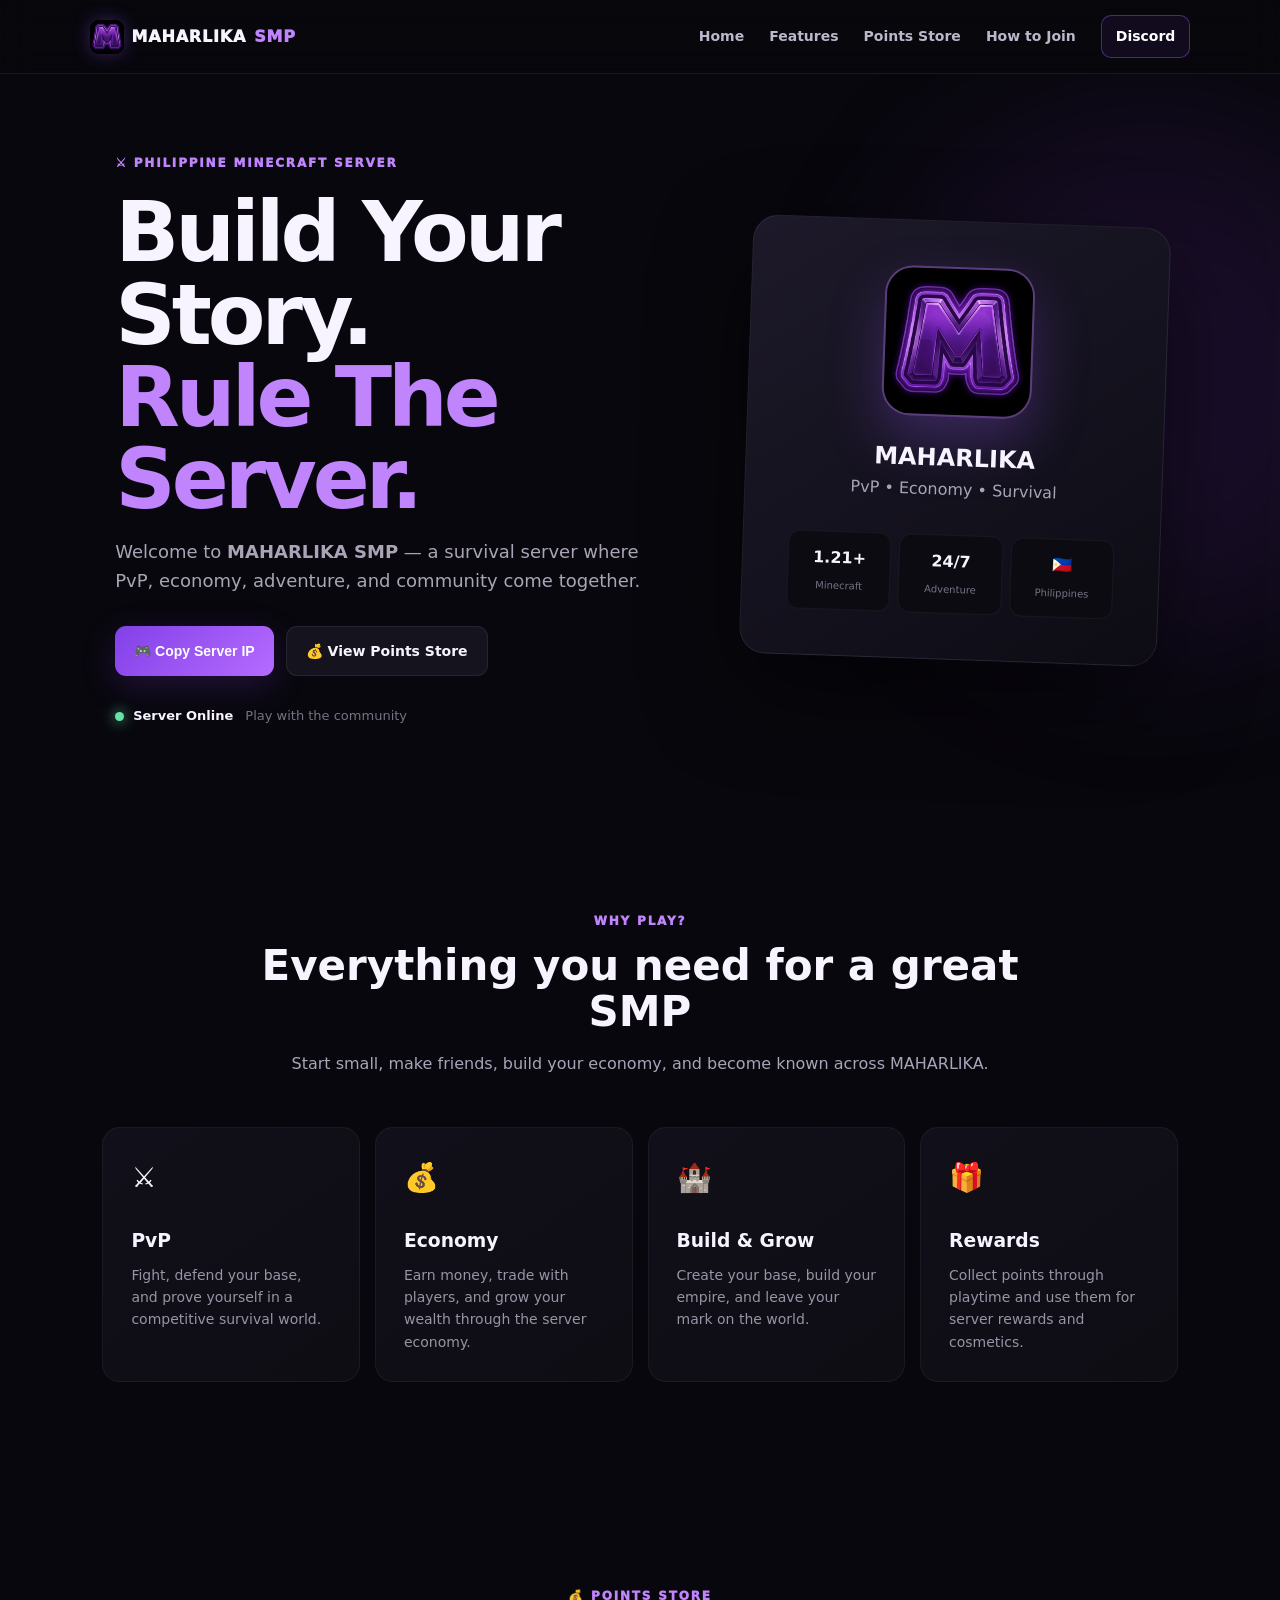
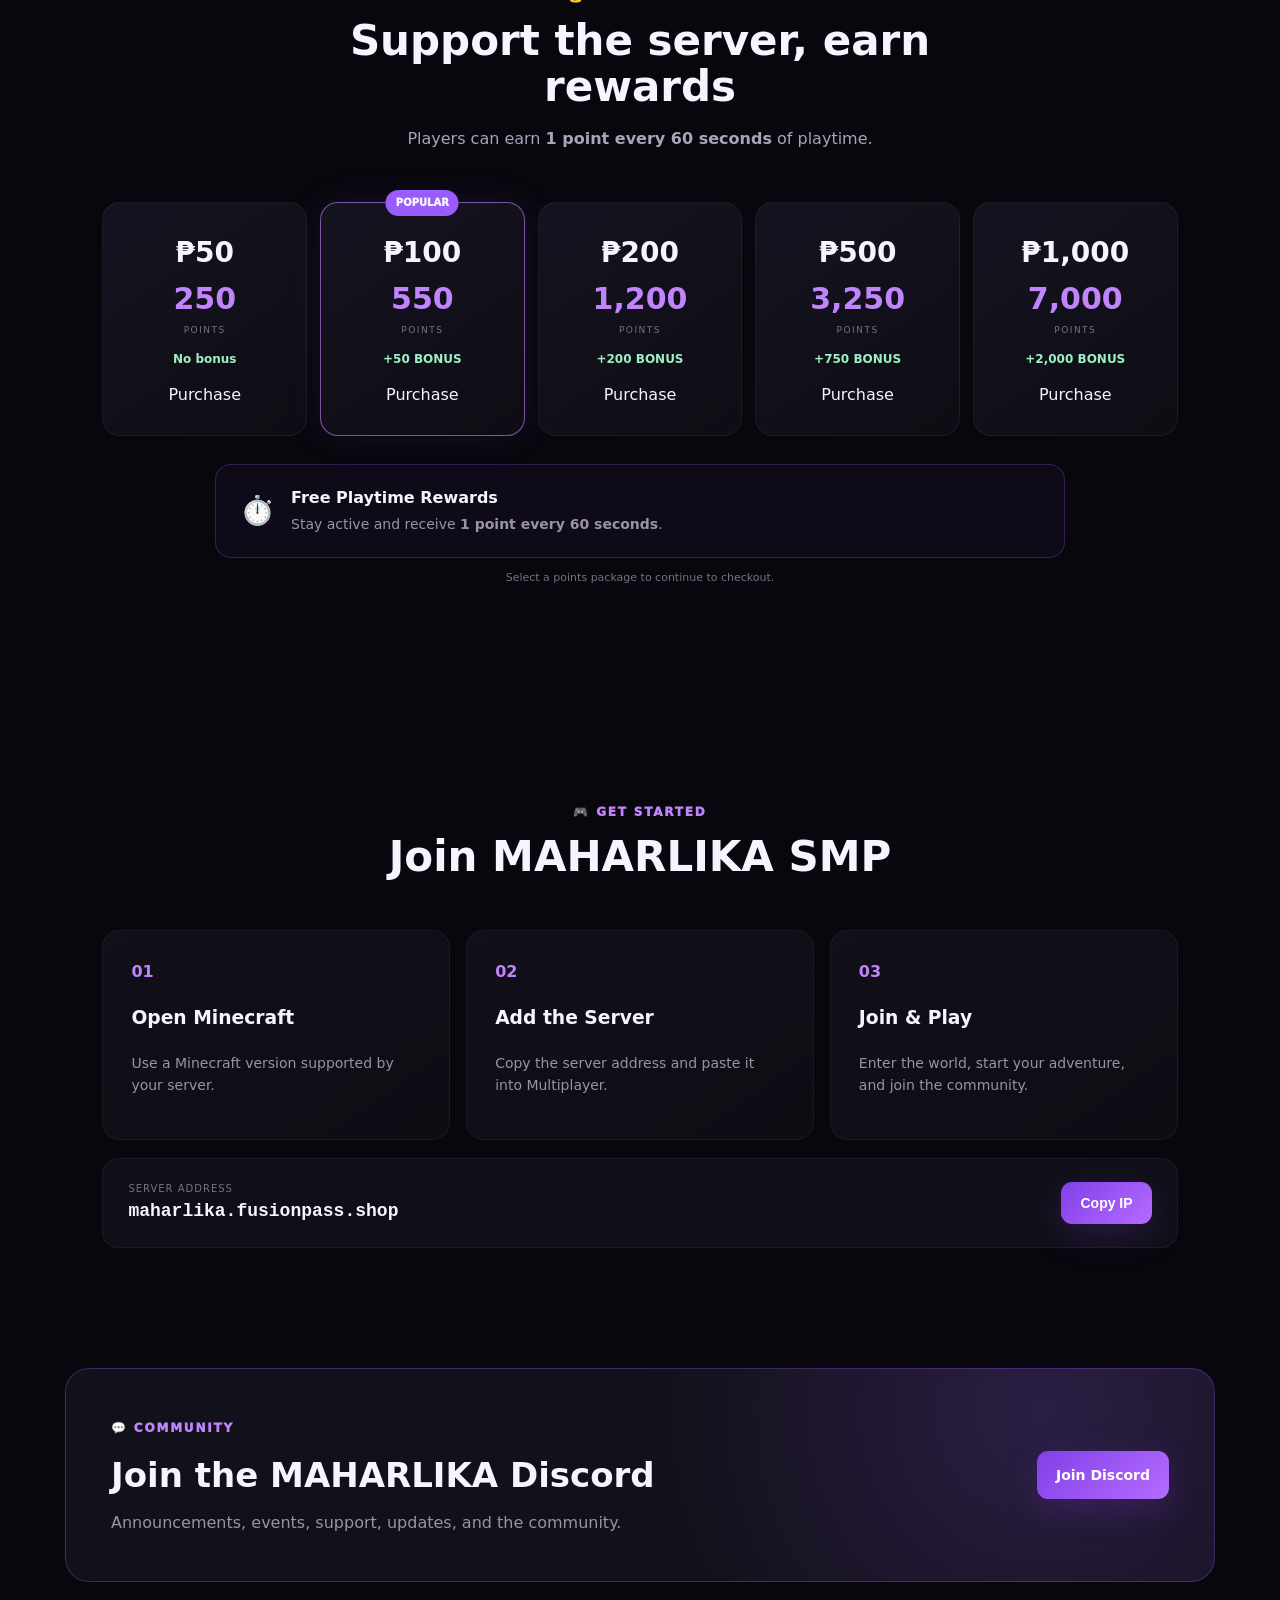
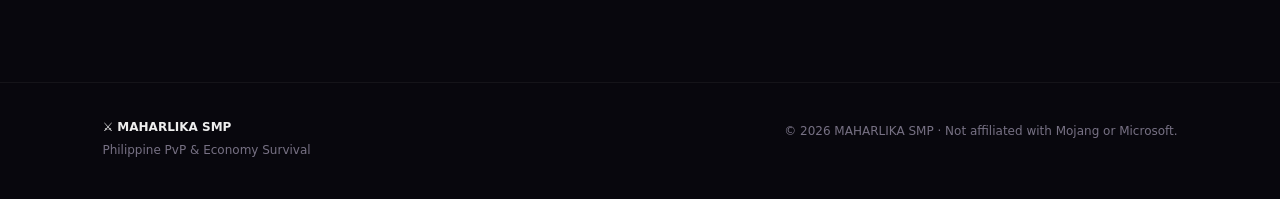
<file: index.html>
<!DOCTYPE html>
<html lang="en">
<head>
  <meta charset="UTF-8">
  <meta name="viewport" content="width=device-width, initial-scale=1.0">
  <meta name="description" content="MAHARLIKA SMP - Philippine PvP and Economy Minecraft Server">
  <title>MAHARLIKA SMP | PvP & Economy</title>
  <link rel="icon" type="image/jpeg" href="maharlika-logo.jpg">
  <meta property="og:title" content="MAHARLIKA SMP | PvP & Economy">
  <meta property="og:description" content="Philippine PvP & Economy Survival Minecraft Server">
  <meta property="og:image" content="maharlika-logo.jpg">
  <link rel="stylesheet" href="style.css">
</head>
<body>
<header class="nav">
  <a class="brand" href="#home"><img class="brand-logo" src="maharlika-logo.jpg" alt="MAHARLIKA SMP logo"> MAHARLIKA <em>SMP</em></a>
  <button class="menu" aria-label="Menu">☰</button>
  <nav>
    <a href="#home">Home</a><a href="#features">Features</a><a href="#store">Points Store</a>
    <a href="#join">How to Join</a><a class="nav-discord" href="#discord">Discord</a>
  </nav>
</header>

<main>
<section id="home" class="hero">
  <div class="glow"></div>
  <div class="hero-copy">
    <div class="eyebrow">⚔️ PHILIPPINE MINECRAFT SERVER</div>
    <h1>Build Your Story.<br><span>Rule The Server.</span></h1>
    <p>Welcome to <strong>MAHARLIKA SMP</strong> — a survival server where PvP, economy, adventure, and community come together.</p>
    <div class="actions">
      <button class="btn primary" id="copyIp">🎮 Copy Server IP</button>
      <a class="btn secondary" href="#store">💰 View Points Store</a>
    </div>
    <div class="status"><i></i><b>Server Online</b><span>Play with the community</span></div>
  </div>
  <div class="hero-card">
    <img class="mc-logo" src="maharlika-logo.jpg" alt="MAHARLIKA SMP logo">
    <h2>MAHARLIKA</h2><p>PvP • Economy • Survival</p>
    <div class="mini-stats"><div><b>1.21+</b><small>Minecraft</small></div><div><b>24/7</b><small>Adventure</small></div><div><b>🇵🇭</b><small>Philippines</small></div></div>
  </div>
</section>

<section id="features" class="section">
  <div class="section-title"><span>WHY PLAY?</span><h2>Everything you need for a great SMP</h2><p>Start small, make friends, build your economy, and become known across MAHARLIKA.</p></div>
  <div class="features">
    <article><div>⚔️</div><h3>PvP</h3><p>Fight, defend your base, and prove yourself in a competitive survival world.</p></article>
    <article><div>💰</div><h3>Economy</h3><p>Earn money, trade with players, and grow your wealth through the server economy.</p></article>
    <article><div>🏰</div><h3>Build & Grow</h3><p>Create your base, build your empire, and leave your mark on the world.</p></article>
    <article><div>🎁</div><h3>Rewards</h3><p>Collect points through playtime and use them for server rewards and cosmetics.</p></article>
  </div>
</section>

<section id="store" class="section store">
  <div class="section-title"><span>💰 POINTS STORE</span><h2>Support the server, earn rewards</h2><p>Players can earn <strong>1 point every 60 seconds</strong> of playtime.</p></div>
<div class="prices">

  <article>
    <b class="price">₱50</b>
    <strong>250</strong>
    <small>POINTS</small>
    <p>No bonus</p>
    <a href="payment.html?product=250&price=50" class="purchase-button">
      Purchase
    </a>
  </article>

  <article class="popular">
    <label>POPULAR</label>
    <b class="price">₱100</b>
    <strong>550</strong>
    <small>POINTS</small>
    <p>+50 BONUS</p>
    <a href="payment.html?product=550&price=100" class="purchase-button">
      Purchase
    </a>
  </article>

  <article>
    <b class="price">₱200</b>
    <strong>1,200</strong>
    <small>POINTS</small>
    <p>+200 BONUS</p>
    <a href="payment.html?product=1200&price=200" class="purchase-button">
      Purchase
    </a>
  </article>

  <article>
    <b class="price">₱500</b>
    <strong>3,250</strong>
    <small>POINTS</small>
    <p>+750 BONUS</p>
    <a href="payment.html?product=3250&price=500" class="purchase-button">
      Purchase
    </a>
  </article>

  <article>
    <b class="price">₱1,000</b>
    <strong>7,000</strong>
    <small>POINTS</small>
    <p>+2,000 BONUS</p>
    <a href="payment.html?product=7000&price=1000" class="purchase-button">
      Purchase
    </a>
  </article>

</div>
  <div class="earn"><span>⏱️</span><div><b>Free Playtime Rewards</b><p>Stay active and receive <strong>1 point every 60 seconds</strong>.</p></div></div>
  <p class="note">Select a points package to continue to checkout.</p>
</section>

<section id="join" class="section">
  <div class="section-title"><span>🎮 GET STARTED</span><h2>Join MAHARLIKA SMP</h2></div>
  <div class="steps">
    <article><b>01</b><h3>Open Minecraft</h3><p>Use a Minecraft version supported by your server.</p></article>
    <article><b>02</b><h3>Add the Server</h3><p>Copy the server address and paste it into Multiplayer.</p></article>
    <article><b>03</b><h3>Join & Play</h3><p>Enter the world, start your adventure, and join the community.</p></article>
  </div>
  <div class="server-box"><div><small>SERVER ADDRESS</small><strong id="serverIp">maharlika.fusionpass.shop</strong></div><button class="btn primary" id="copyIp2">Copy IP</button></div>
</section>

<section id="discord" class="discord">
  <div><span>💬 COMMUNITY</span><h2>Join the MAHARLIKA Discord</h2><p>Announcements, events, support, updates, and the community.</p></div>
  <a class="btn primary" href="https://discord.gg/FQvyBQf5HY" target="_blank">Join Discord</a>
</section>
</main>

<footer><div><b>⚔️ MAHARLIKA SMP</b><p>Philippine PvP & Economy Survival</p></div><p>© 2026 MAHARLIKA SMP · Not affiliated with Mojang or Microsoft.</p></footer>
<div id="toast">Server IP copied!</div>
<script src="script.js"></script>
</body>
</html>
</file>
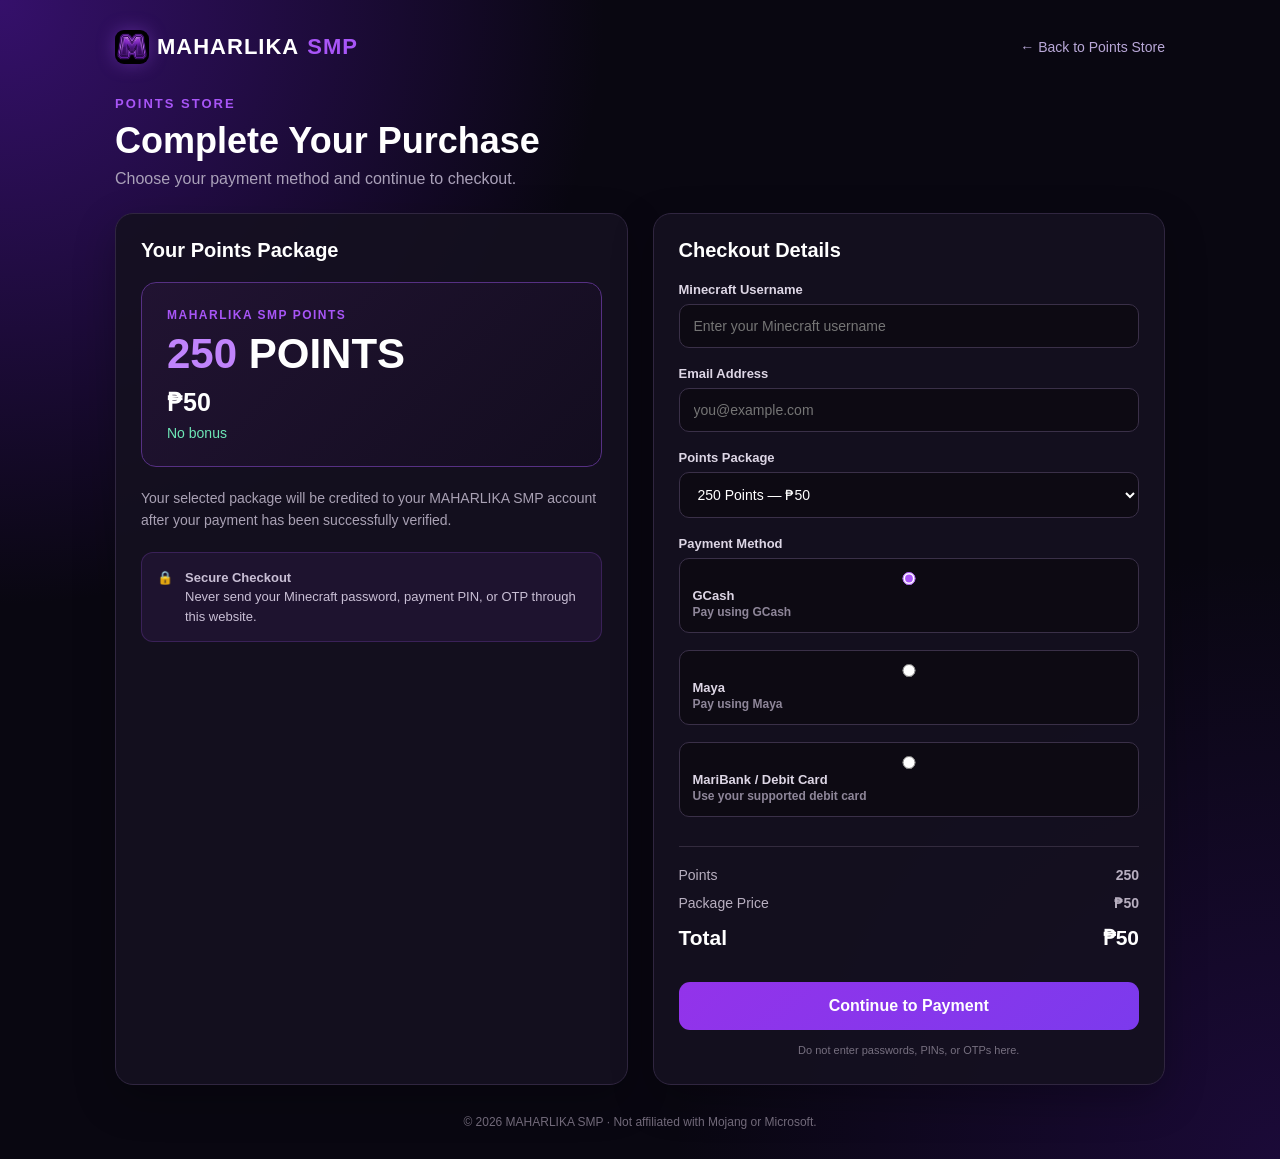
<file: payment.html>
<!DOCTYPE html>
<html lang="en">
<head>
  <meta charset="UTF-8">
  <meta name="viewport" content="width=device-width, initial-scale=1.0">

  <meta name="description" content="MAHARLIKA SMP Points Checkout">

  <title>Checkout | MAHARLIKA SMP</title>
  <link rel="icon" type="image/jpeg" href="maharlika-logo.jpg">

  <style>
    * {
      box-sizing: border-box;
      margin: 0;
      padding: 0;
    }

    body {
      font-family: Arial, Helvetica, sans-serif;
      background:
        radial-gradient(circle at top left, #35106b 0%, transparent 35%),
        radial-gradient(circle at bottom right, #1b0a38 0%, transparent 35%),
        #090711;
      color: #fff;
      min-height: 100vh;
      padding: 30px 15px;
    }

    a {
      color: inherit;
      text-decoration: none;
    }

    .container {
      width: 100%;
      max-width: 1050px;
      margin: auto;
    }

    .topbar {
      display: flex;
      justify-content: space-between;
      align-items: center;
      margin-bottom: 30px;
    }

    .brand {
      display: flex;
      align-items: center;
      gap: 8px;
      font-size: 22px;
      font-weight: 800;
      letter-spacing: 1px;
    }

    .brand span {
      color: #a855f7;
    }

    .brand-logo {
      width: 34px;
      height: 34px;
      border-radius: 9px;
      object-fit: cover;
      box-shadow: 0 0 18px rgba(168,85,247,.35);
    }

    .back {
      color: #b9a8d8;
      font-size: 14px;
    }

    .back:hover {
      color: #fff;
    }

    .checkout-title {
      margin-bottom: 25px;
    }

    .checkout-title span {
      color: #a855f7;
      font-size: 13px;
      font-weight: bold;
      letter-spacing: 2px;
    }

    .checkout-title h1 {
      font-size: 36px;
      margin-top: 8px;
    }

    .checkout-title p {
      color: #aaa1b9;
      margin-top: 8px;
    }

    .checkout-grid {
      display: grid;
      grid-template-columns: 1fr 1fr;
      gap: 25px;
    }

    .card {
      background: rgba(20, 16, 32, 0.9);
      border: 1px solid #302640;
      border-radius: 18px;
      padding: 25px;
      box-shadow: 0 15px 40px rgba(0, 0, 0, 0.25);
    }

    .card h2 {
      font-size: 20px;
      margin-bottom: 20px;
    }

    /* PRODUCT */

    .product-box {
      background: linear-gradient(135deg, #211332, #130d1f);
      border: 1px solid #563083;
      border-radius: 15px;
      padding: 25px;
      margin-bottom: 20px;
    }

    .product-label {
      color: #a855f7;
      font-size: 12px;
      font-weight: bold;
      letter-spacing: 1.5px;
    }

    .points {
      font-size: 42px;
      font-weight: 900;
      margin-top: 8px;
    }

    .points span {
      color: #c084fc;
    }

    .price {
      font-size: 25px;
      font-weight: bold;
      margin-top: 10px;
    }

    .bonus {
      color: #6ee7b7;
      font-size: 14px;
      margin-top: 8px;
    }

    .info {
      color: #a9a1b4;
      font-size: 14px;
      line-height: 1.6;
    }

    .security {
      display: flex;
      gap: 12px;
      margin-top: 20px;
      padding: 15px;
      border-radius: 12px;
      background: rgba(168, 85, 247, 0.08);
      border: 1px solid rgba(168, 85, 247, 0.2);
      color: #c9bfd5;
      font-size: 13px;
      line-height: 1.5;
    }

    /* FORM */

    .field {
      margin-bottom: 18px;
    }

    .field label {
      display: block;
      margin-bottom: 7px;
      font-size: 13px;
      font-weight: bold;
      color: #ddd6e5;
    }

    .field input,
    .field select {
      width: 100%;
      padding: 13px 14px;
      background: #0d0a13;
      color: #fff;
      border: 1px solid #3a3048;
      border-radius: 10px;
      outline: none;
      font-size: 14px;
    }

    .field input:focus,
    .field select:focus {
      border-color: #a855f7;
    }

    .payment-methods {
      display: grid;
      gap: 10px;
    }

    .payment-option {
      display: flex;
      align-items: center;
      gap: 12px;
      padding: 13px;
      border: 1px solid #3a3048;
      border-radius: 10px;
      cursor: pointer;
      background: #0d0a13;
      transition: 0.2s;
    }

    .payment-option:hover {
      border-color: #8b5cf6;
    }

    .payment-option input {
      accent-color: #a855f7;
    }

    .payment-name {
      font-weight: bold;
    }

    .payment-desc {
      display: block;
      color: #8e8699;
      font-size: 12px;
      margin-top: 2px;
    }

    /* SUMMARY */

    .summary {
      border-top: 1px solid #332b3e;
      margin-top: 22px;
      padding-top: 20px;
    }

    .summary-row {
      display: flex;
      justify-content: space-between;
      margin-bottom: 12px;
      color: #b8afc0;
      font-size: 14px;
    }

    .summary-row.total {
      color: #fff;
      font-size: 21px;
      font-weight: bold;
      margin-top: 15px;
    }

    .continue {
      width: 100%;
      margin-top: 20px;
      border: 0;
      border-radius: 11px;
      padding: 15px;
      background: linear-gradient(135deg, #9333ea, #7c3aed);
      color: white;
      font-size: 16px;
      font-weight: bold;
      cursor: pointer;
      transition: 0.2s;
    }

    .continue:hover {
      transform: translateY(-1px);
      filter: brightness(1.1);
    }

    .notice {
      margin-top: 12px;
      text-align: center;
      color: #777080;
      font-size: 11px;
      line-height: 1.5;
    }

    .error {
      display: none;
      padding: 15px;
      margin-bottom: 20px;
      border-radius: 10px;
      background: rgba(239, 68, 68, 0.1);
      border: 1px solid rgba(239, 68, 68, 0.3);
      color: #fca5a5;
      font-size: 14px;
    }

    footer {
      text-align: center;
      color: #716979;
      font-size: 12px;
      margin-top: 30px;
    }

    @media (max-width: 750px) {
      .checkout-grid {
        grid-template-columns: 1fr;
      }

      .checkout-title h1 {
        font-size: 29px;
      }

      .points {
        font-size: 35px;
      }

      .topbar {
        align-items: flex-start;
      }
    }
  </style>
</head>

<body>

<div class="container">

  <!-- TOP BAR -->

  <div class="topbar">

    <a href="index.html" class="brand">
      <img class="brand-logo" src="maharlika-logo.jpg" alt="MAHARLIKA SMP logo"> MAHARLIKA <span>SMP</span>
    </a>

    <a href="index.html#store" class="back">
      ← Back to Points Store
    </a>

  </div>


  <!-- TITLE -->

  <div class="checkout-title">

    <span>POINTS STORE</span>

    <h1>
      Complete Your Purchase
    </h1>

    <p>
      Choose your payment method and continue to checkout.
    </p>

  </div>


  <!-- ERROR -->

  <div id="errorBox" class="error">
    Invalid points package. Please return to the Points Store
    and select a package again.
  </div>


  <!-- CHECKOUT -->

  <div class="checkout-grid">


    <!-- LEFT CARD -->

    <div class="card">

      <h2>
        Your Points Package
      </h2>


      <div class="product-box">

        <div class="product-label">
          MAHARLIKA SMP POINTS
        </div>


        <div class="points">

          <span id="pointsAmount">
            250
          </span>

          POINTS

        </div>


        <div class="price">

          ₱<span id="priceAmount">
            50
          </span>

        </div>


        <div id="bonusText" class="bonus">
          No bonus
        </div>

      </div>


      <p class="info">

        Your selected package will be credited to your
        MAHARLIKA SMP account after your payment has been
        successfully verified.

      </p>


      <div class="security">

        🔒

        <div>

          <strong>
            Secure Checkout
          </strong>

          <br>

          Never send your Minecraft password, payment PIN,
          or OTP through this website.

        </div>

      </div>

    </div>


    <!-- RIGHT CARD -->

    <div class="card">

      <h2>
        Checkout Details
      </h2>


      <!-- USERNAME -->

      <div class="field">

        <label for="username">
          Minecraft Username
        </label>

        <input
          type="text"
          id="username"
          placeholder="Enter your Minecraft username"
          maxlength="16"
        >

      </div>


      <!-- EMAIL -->

      <div class="field">

        <label for="email">
          Email Address
        </label>

        <input
          type="email"
          id="email"
          placeholder="you@example.com"
        >

      </div>


      <!-- PACKAGE -->

      <div class="field">

        <label for="package">
          Points Package
        </label>

        <select id="package">

          <option value="250">
            250 Points — ₱50
          </option>

          <option value="550">
            550 Points — ₱100
          </option>

          <option value="1200">
            1,200 Points — ₱200
          </option>

          <option value="3250">
            3,250 Points — ₱500
          </option>

          <option value="7000">
            7,000 Points — ₱1,000
          </option>

        </select>

      </div>


      <!-- PAYMENT METHODS -->

      <div class="field">

        <label>
          Payment Method
        </label>


        <div class="payment-methods">


          <!-- GCASH -->

          <label class="payment-option">

            <input
              type="radio"
              name="payment"
              value="GCash"
              checked
            >

            <div>

              <span class="payment-name">
                GCash
              </span>

              <span class="payment-desc">
                Pay using GCash
              </span>

            </div>

          </label>


          <!-- MAYA -->

          <label class="payment-option">

            <input
              type="radio"
              name="payment"
              value="Maya"
            >

            <div>

              <span class="payment-name">
                Maya
              </span>

              <span class="payment-desc">
                Pay using Maya
              </span>

            </div>

          </label>


          <!-- MARIBANK -->

          <label class="payment-option">

            <input
              type="radio"
              name="payment"
              value="MariBank Card"
            >

            <div>

              <span class="payment-name">
                MariBank / Debit Card
              </span>

              <span class="payment-desc">
                Use your supported debit card
              </span>

            </div>

          </label>

        </div>

      </div>


      <!-- SUMMARY -->

      <div class="summary">


        <div class="summary-row">

          <span>
            Points
          </span>

          <strong id="summaryPoints">
            250
          </strong>

        </div>


        <div class="summary-row">

          <span>
            Package Price
          </span>

          <strong>

            ₱<span id="summaryPrice">
              50
            </span>

          </strong>

        </div>


        <div class="summary-row total">

          <span>
            Total
          </span>

          <strong>

            ₱<span id="totalPrice">
              50
            </span>

          </strong>

        </div>


      </div>


      <!-- CONTINUE BUTTON -->

      <button
        type="button"
        class="continue"
        id="continueButton"
      >
        Continue to Payment
      </button>


      <p class="notice">

        Do not enter passwords, PINs, or OTPs here.

      </p>

    </div>

  </div>


  <footer>

    © 2026 MAHARLIKA SMP ·
    Not affiliated with Mojang or Microsoft.

  </footer>

</div>


<script>

  /*
  ============================================
  POINTS PACKAGES
  ============================================
  */

  const packages = {

    "250": {
      points: 250,
      price: 50,
      bonus: "No bonus"
    },

    "550": {
      points: 550,
      price: 100,
      bonus: "+50 BONUS"
    },

    "1200": {
      points: 1200,
      price: 200,
      bonus: "+200 BONUS"
    },

    "3250": {
      points: 3250,
      price: 500,
      bonus: "+750 BONUS"
    },

    "7000": {
      points: 7000,
      price: 1000,
      bonus: "+2,000 BONUS"
    }

  };


  /*
  ============================================
  GET URL PARAMETERS
  ============================================
  */

  const params =
    new URLSearchParams(
      window.location.search
    );


  const urlProduct =
    params.get("product");


  const urlPrice =
    params.get("price");


  /*
  ============================================
  GET ELEMENTS
  ============================================
  */

  const pointsAmount =
    document.getElementById(
      "pointsAmount"
    );


  const priceAmount =
    document.getElementById(
      "priceAmount"
    );


  const bonusText =
    document.getElementById(
      "bonusText"
    );


  const summaryPoints =
    document.getElementById(
      "summaryPoints"
    );


  const summaryPrice =
    document.getElementById(
      "summaryPrice"
    );


  const totalPrice =
    document.getElementById(
      "totalPrice"
    );


  const packageSelect =
    document.getElementById(
      "package"
    );


  const errorBox =
    document.getElementById(
      "errorBox"
    );


  /*
  ============================================
  UPDATE PACKAGE
  ============================================
  */

  function updateCheckout(points) {

    const selectedPackage =
      packages[points];


    if (!selectedPackage) {

      errorBox.style.display =
        "block";

      return;

    }


    errorBox.style.display =
      "none";


    pointsAmount.textContent =
      selectedPackage.points
        .toLocaleString();


    priceAmount.textContent =
      selectedPackage.price
        .toLocaleString();


    bonusText.textContent =
      selectedPackage.bonus;


    summaryPoints.textContent =
      selectedPackage.points
        .toLocaleString();


    summaryPrice.textContent =
      selectedPackage.price
        .toLocaleString();


    totalPrice.textContent =
      selectedPackage.price
        .toLocaleString();


    packageSelect.value =
      String(
        selectedPackage.points
      );

  }


  /*
  ============================================
  LOAD PACKAGE
  ============================================
  */

  if (
    urlProduct &&
    packages[urlProduct] &&
    Number(urlPrice) ===
      packages[urlProduct].price
  ) {

    updateCheckout(
      urlProduct
    );

  } else {

    updateCheckout(
      "250"
    );

  }


  /*
  ============================================
  PACKAGE DROPDOWN
  ============================================
  */

  packageSelect.addEventListener(
    "change",
    function () {

      updateCheckout(
        this.value
      );

    }
  );


  /*
  ============================================
  CONTINUE BUTTON
  ============================================
  */

  document
    .getElementById(
      "continueButton"
    )
    .addEventListener(
      "click",
      function () {


        const username =
          document
            .getElementById(
              "username"
            )
            .value
            .trim();


        const email =
          document
            .getElementById(
              "email"
            )
            .value
            .trim();


        const selectedPackage =
          packages[
            packageSelect.value
          ];


        const paymentElement =
          document.querySelector(
            'input[name="payment"]:checked'
          );


        /*
        CHECK USERNAME
        */

        if (!username) {

          alert(
            "Please enter your Minecraft username."
          );

          return;

        }


        /*
        CHECK EMAIL
        */

        if (!email) {

          alert(
            "Please enter your email address."
          );

          return;

        }


        /*
        CHECK PAYMENT METHOD
        */

        if (!paymentElement) {

          alert(
            "Please select a payment method."
          );

          return;

        }


        /*
        CHECK PACKAGE
        */

        if (!selectedPackage) {

          alert(
            "Invalid Points package."
          );

          return;

        }


        /*
        PAYMENT METHOD
        */

        const paymentMethod =
          paymentElement.value;


        /*
        CREATE ORDER ID
        */

        const orderId =
          "MH-" +
          Math.random()
            .toString(36)
            .substring(2, 8)
            .toUpperCase();


        /*
        CREATE SUCCESS PAGE URL
        */

        const successUrl =
          "success.html" +
          "?username=" +
          encodeURIComponent(
            username
          ) +
          "&points=" +
          encodeURIComponent(
            selectedPackage.points
          ) +
          "&price=" +
          encodeURIComponent(
            selectedPackage.price
          ) +
          "&payment=" +
          encodeURIComponent(
            paymentMethod
          ) +
          "&order=" +
          encodeURIComponent(
            orderId
          );


        /*
        GO TO RECEIPT
        */

        window.location.assign(successUrl);
          successUrl;

      }
    );

</script>

</body>
</html>
</file>
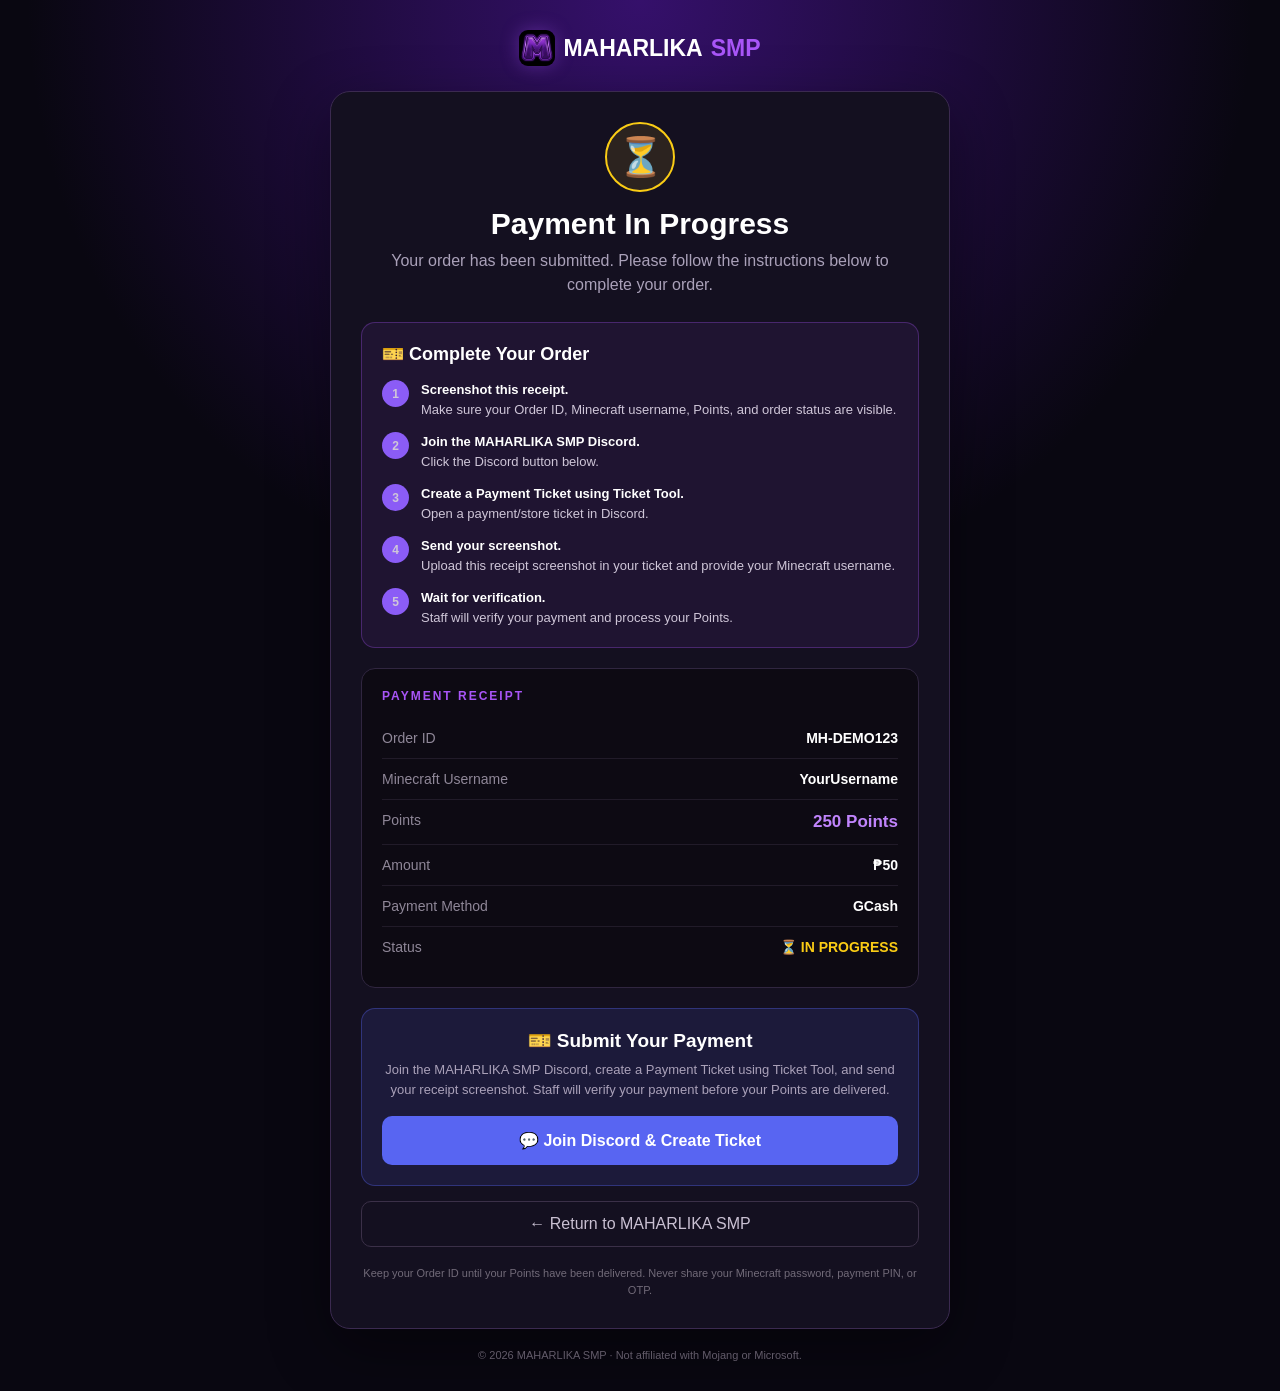
<file: success.html>
<!DOCTYPE html>
<html lang="en">
<head>
  <meta charset="UTF-8">
  <meta name="viewport" content="width=device-width, initial-scale=1.0">

  <title>Payment Receipt | MAHARLIKA SMP</title>
  <link rel="icon" type="image/jpeg" href="maharlika-logo.jpg">
  <meta property="og:image" content="maharlika-logo.jpg">
  <link rel="icon" type="image/jpeg" href="maharlika-logo.jpg">

  <style>
    * {
      box-sizing: border-box;
      margin: 0;
      padding: 0;
    }

    body {
      min-height: 100vh;
      font-family: Arial, sans-serif;
      background:
        radial-gradient(circle at top, #35106b, transparent 40%),
        #090711;
      color: white;
      display: flex;
      justify-content: center;
      padding: 30px 15px;
    }

    .container {
      width: 100%;
      max-width: 620px;
    }

    .brand {
      display: flex;
      align-items: center;
      justify-content: center;
      gap: 8px;
      text-align: center;
      font-size: 23px;
      font-weight: 900;
      margin-bottom: 25px;
    }

    .brand span {
      color: #a855f7;
    }

    .brand-logo {
      width: 36px;
      height: 36px;
      border-radius: 9px;
      object-fit: cover;
      box-shadow: 0 0 18px rgba(168,85,247,.35);
    }

    .card {
      background: #141020;
      border: 1px solid #3b2a50;
      border-radius: 20px;
      padding: 30px;
      box-shadow: 0 20px 60px rgba(0,0,0,.4);
    }

    .success {
      text-align: center;
      margin-bottom: 25px;
    }

    .check {
      width: 70px;
      height: 70px;
      margin: auto;
      border-radius: 50%;
      display: flex;
      align-items: center;
      justify-content: center;
      background: rgba(250,204,21,.10);
      border: 2px solid #facc15;
      color: #facc15;
      font-size: 38px;
      font-weight: bold;
    }

    .success h1 {
      margin-top: 15px;
      font-size: 30px;
    }

    .success p {
      color: #aaa1b9;
      margin-top: 8px;
      line-height: 1.5;
    }

    .instructions {
      background: rgba(168,85,247,.08);
      border: 1px solid rgba(168,85,247,.3);
      border-radius: 14px;
      padding: 20px;
      margin-bottom: 20px;
    }

    .instructions h2 {
      font-size: 18px;
      margin-bottom: 15px;
    }

    .step {
      display: flex;
      gap: 12px;
      margin-bottom: 13px;
      color: #cfc6d8;
      font-size: 13px;
      line-height: 1.5;
    }

    .step:last-child {
      margin-bottom: 0;
    }

    .number {
      min-width: 27px;
      height: 27px;
      border-radius: 50%;
      background: #8b5cf6;
      display: flex;
      align-items: center;
      justify-content: center;
      font-weight: bold;
      font-size: 12px;
    }

    .step strong {
      color: white;
    }

    .receipt {
      background: #0d0a13;
      border: 1px solid #302640;
      border-radius: 14px;
      padding: 20px;
      margin-bottom: 20px;
    }

    .receipt-title {
      color: #a855f7;
      font-size: 12px;
      font-weight: bold;
      letter-spacing: 2px;
      margin-bottom: 15px;
    }

    .row {
      display: flex;
      justify-content: space-between;
      gap: 20px;
      padding: 12px 0;
      border-bottom: 1px solid #211b29;
      font-size: 14px;
    }

    .row:last-child {
      border-bottom: none;
    }

    .label {
      color: #8f8798;
    }

    .value {
      color: white;
      font-weight: bold;
      text-align: right;
      word-break: break-word;
    }

    .points {
      color: #c084fc;
      font-size: 17px;
    }

    .in-progress {
      color: #facc15;
    }

    .discord {
      background: rgba(88,101,242,.12);
      border: 1px solid rgba(88,101,242,.35);
      border-radius: 14px;
      padding: 20px;
      text-align: center;
      margin-bottom: 15px;
    }

    .discord h2 {
      font-size: 19px;
      margin-bottom: 8px;
    }

    .discord p {
      color: #aaa1b9;
      font-size: 13px;
      line-height: 1.5;
      margin-bottom: 17px;
    }

    .discord-button {
      display: block;
      background: #5865f2;
      color: white;
      text-decoration: none;
      padding: 15px;
      border-radius: 10px;
      font-weight: bold;
      transition: .2s;
    }

    .discord-button:hover {
      filter: brightness(1.1);
      transform: translateY(-1px);
    }

    .home {
      display: block;
      text-align: center;
      padding: 13px;
      border: 1px solid #3b3048;
      border-radius: 10px;
      color: #c9c0d2;
      text-decoration: none;
    }

    .note {
      text-align: center;
      color: #716a78;
      font-size: 11px;
      line-height: 1.5;
      margin-top: 18px;
    }

    footer {
      text-align: center;
      color: #625b69;
      font-size: 11px;
      margin-top: 20px;
    }

    @media(max-width:550px) {
      .card {
        padding: 22px 17px;
      }

      .success h1 {
        font-size: 26px;
      }

      .row {
        flex-direction: column;
        gap: 5px;
      }

      .value {
        text-align: left;
      }
    }
  </style>
</head>

<body>

<div class="container">

  <div class="brand">
    <img class="brand-logo" src="maharlika-logo.jpg" alt="MAHARLIKA SMP logo"> MAHARLIKA <span>SMP</span>
  </div>

  <div class="card">

    <!-- STATUS -->

    <div class="success">

      <div class="check">
        ⏳
      </div>

      <h1>
        Payment In Progress
      </h1>

      <p>
        Your order has been submitted.
        Please follow the instructions below to complete your order.
      </p>

    </div>


    <!-- INSTRUCTIONS -->

    <div class="instructions">

      <h2>
        🎫 Complete Your Order
      </h2>

      <div class="step">

        <div class="number">1</div>

        <div>
          <strong>Screenshot this receipt.</strong><br>
          Make sure your Order ID, Minecraft username,
          Points, and order status are visible.
        </div>

      </div>


      <div class="step">

        <div class="number">2</div>

        <div>
          <strong>Join the MAHARLIKA SMP Discord.</strong><br>
          Click the Discord button below.
        </div>

      </div>


      <div class="step">

        <div class="number">3</div>

        <div>
          <strong>Create a Payment Ticket using Ticket Tool.</strong><br>
          Open a payment/store ticket in Discord.
        </div>

      </div>


      <div class="step">

        <div class="number">4</div>

        <div>
          <strong>Send your screenshot.</strong><br>
          Upload this receipt screenshot in your ticket
          and provide your Minecraft username.
        </div>

      </div>


      <div class="step">

        <div class="number">5</div>

        <div>
          <strong>Wait for verification.</strong><br>
          Staff will verify your payment and process
          your Points.
        </div>

      </div>

    </div>


    <!-- RECEIPT -->

    <div class="receipt">

      <div class="receipt-title">
        PAYMENT RECEIPT
      </div>


      <div class="row">

        <span class="label">
          Order ID
        </span>

        <strong
          class="value"
          id="orderId"
        >
          MH-DEMO123
        </strong>

      </div>


      <div class="row">

        <span class="label">
          Minecraft Username
        </span>

        <strong
          class="value"
          id="username"
        >
          YourUsername
        </strong>

      </div>


      <div class="row">

        <span class="label">
          Points
        </span>

        <strong
          class="value points"
          id="points"
        >
          250 Points
        </strong>

      </div>


      <div class="row">

        <span class="label">
          Amount
        </span>

        <strong
          class="value"
          id="price"
        >
          ₱50
        </strong>

      </div>


      <div class="row">

        <span class="label">
          Payment Method
        </span>

        <strong
          class="value"
          id="payment"
        >
          GCash
        </strong>

      </div>


      <div class="row">

        <span class="label">
          Status
        </span>

        <strong class="value in-progress">
          ⏳ IN PROGRESS
        </strong>

      </div>

    </div>


    <!-- DISCORD -->

    <div class="discord">

      <h2>
        🎫 Submit Your Payment
      </h2>

      <p>
        Join the MAHARLIKA SMP Discord,
        create a Payment Ticket using Ticket Tool,
        and send your receipt screenshot.
        Staff will verify your payment before your Points are delivered.
      </p>

      <a
        class="discord-button"
        href="https://discord.gg/5waByTQENN"
        target="_blank"
        rel="noopener noreferrer"
      >
        💬 Join Discord & Create Ticket
      </a>

    </div>


    <!-- HOME -->

    <a
      class="home"
      href="index.html"
    >
      ← Return to MAHARLIKA SMP
    </a>


    <p class="note">
      Keep your Order ID until your Points have been delivered.
      Never share your Minecraft password, payment PIN, or OTP.
    </p>

  </div>


  <footer>
    © 2026 MAHARLIKA SMP · Not affiliated with Mojang or Microsoft.
  </footer>

</div>


<script>

  /*
   * ==========================================
   * READ RECEIPT INFORMATION FROM URL
   * ==========================================
   *
   * Example:
   *
   * success.html
   * ?username=Xander
   * &points=1200
   * &price=200
   * &payment=GCash
   * &order=MH-123456
   */


  const params =
    new URLSearchParams(
      window.location.search
    );


  const username =
    params.get("username");

  const points =
    params.get("points");

  const price =
    params.get("price");

  const payment =
    params.get("payment");

  const order =
    params.get("order");


  /*
   * ==========================================
   * DISPLAY DATA
   * ==========================================
   */


  if (username) {

    document.getElementById(
      "username"
    ).textContent = username;

  }


  if (points) {

    document.getElementById(
      "points"
    ).textContent =
      Number(points).toLocaleString()
      + " Points";

  }


  if (price) {

    document.getElementById(
      "price"
    ).textContent =
      "₱"
      + Number(price).toLocaleString();

  }


  if (payment) {

    document.getElementById(
      "payment"
    ).textContent = payment;

  }


  if (order) {

    document.getElementById(
      "orderId"
    ).textContent = order;

  }

</script>

</body>
</html>
</file>
<file: style.css>
*{box-sizing:border-box}html{scroll-behavior:smooth}body{margin:0;background:#08070d;color:#f7f4ff;font-family:Inter,system-ui,-apple-system,Segoe UI,sans-serif;line-height:1.6}a{text-decoration:none;color:inherit}.nav{height:74px;position:sticky;top:0;z-index:20;display:flex;align-items:center;justify-content:space-between;padding:0 7%;background:rgba(8,7,13,.86);backdrop-filter:blur(16px);border-bottom:1px solid #ffffff12}.brand{font-weight:950;letter-spacing:.8px;display:inline-flex;align-items:center;gap:8px}.brand-logo{width:34px;height:34px;border-radius:9px;object-fit:cover;box-shadow:0 0 18px #9b5cff55}.brand em{color:#c084fc;font-style:normal}.logo{display:inline-grid;place-items:center;width:34px;height:34px;margin-right:8px;border-radius:9px;background:linear-gradient(135deg,#7131ce,#c084fc)}nav{display:flex;align-items:center;gap:25px}nav a{font-size:14px;font-weight:750;color:#bdb7ca}nav a:hover{color:white}.nav-discord{padding:9px 14px;border:1px solid #9b5cff66;border-radius:10px;color:#fff!important;background:#9b5cff12}.menu{display:none;background:none;border:0;color:white;font-size:25px}.hero{min-height:690px;display:grid;grid-template-columns:1.15fr .85fr;gap:65px;align-items:center;padding:80px 9%;position:relative;overflow:hidden}.glow{position:absolute;width:520px;height:520px;border-radius:50%;right:-130px;top:50px;background:#8b3fe51f;filter:blur(80px)}.hero-copy,.hero-card{position:relative;z-index:1}.eyebrow,.section-title>span,.discord>div>span{font-size:12px;font-weight:950;letter-spacing:1.8px;color:#c084fc}.hero h1{font-size:clamp(48px,7vw,84px);line-height:.98;letter-spacing:-4px;margin:18px 0}.hero h1 span{color:#c084fc}.hero-copy>p{max-width:650px;color:#aaa4b6;font-size:18px}.actions{display:flex;gap:12px;margin:30px 0}.btn{display:inline-flex;align-items:center;justify-content:center;border:0;border-radius:11px;padding:13px 19px;font-weight:900;cursor:pointer;font-size:14px}.primary{color:white;background:linear-gradient(135deg,#8240e8,#b56bff);box-shadow:0 10px 35px #8b43ef33}.secondary{background:#15131e;border:1px solid #ffffff12}.status{display:flex;align-items:center;gap:9px;font-size:13px}.status i{width:9px;height:9px;background:#66e3a4;border-radius:50%;box-shadow:0 0 14px #66e3a4}.status span{color:#777184;margin-left:3px}.hero-card{padding:45px;border:1px solid #ffffff12;border-radius:26px;text-align:center;background:linear-gradient(145deg,#1d192a,#0d0c14);box-shadow:0 35px 90px #0008;transform:rotate(2deg)}.mc-logo{width:150px;height:150px;margin:auto;display:block;object-fit:cover;border-radius:28px;background:#160d24;box-shadow:inset 0 0 35px #ffffff22,0 25px 55px #9b5cff44;border:2px solid #c084fc66}.hero-card h2{margin:22px 0 0}.hero-card p{margin:0;color:#a9a4b8}.mini-stats{display:grid;grid-template-columns:repeat(3,1fr);gap:8px;margin-top:32px}.mini-stats div{padding:13px;border-radius:12px;background:#0c0b12;border:1px solid #ffffff0d}.mini-stats b{display:block}.mini-stats small{font-size:10px;color:#777184}.section{max-width:1350px;margin:auto;padding:100px 8%}.section-title{text-align:center;max-width:760px;margin:0 auto 50px}.section-title h2{font-size:42px;line-height:1.1;margin:10px 0}.section-title p{color:#a9a4b8}.features{display:grid;grid-template-columns:repeat(4,1fr);gap:15px}.features article,.steps article{padding:28px;border:1px solid #ffffff0d;border-radius:18px;background:linear-gradient(145deg,#11101a,#0e0d14)}.features article>div{font-size:28px;margin-bottom:25px}.features h3,.features p{margin:0}.features p{margin-top:8px;color:#9993a5;font-size:14px}.prices{display:grid;grid-template-columns:repeat(5,1fr);gap:13px}.prices article{position:relative;padding:28px 20px;text-align:center;border:1px solid #ffffff0d;border-radius:18px;background:linear-gradient(145deg,#151320,#0e0d14)}.prices article.popular{border-color:#c084fc99;box-shadow:0 0 35px #9b5cff1c}.prices label{position:absolute;top:0;left:50%;transform:translate(-50%,-50%);background:#9b5cff;padding:5px 10px;border-radius:20px;font-size:10px;font-weight:1000}.price{display:block;font-size:28px}.prices strong{display:block;color:#c084fc;font-size:30px}.prices small{display:block;color:#777184;font-size:9px;letter-spacing:1.5px}.prices p{height:20px;color:#9ef0c4;font-size:12px;font-weight:800}.prices button{width:100%;padding:10px;border:1px solid #ffffff12;border-radius:9px;background:#1c1927;color:white;font-weight:800;cursor:pointer}.prices button:hover{background:#9b5cff}.earn{max-width:850px;margin:28px auto 0;padding:20px 24px;display:flex;align-items:center;gap:16px;border:1px solid #9b5cff44;border-radius:16px;background:#9b5cff0c}.earn>span{font-size:28px}.earn p{margin:2px 0;color:#9993a5;font-size:14px}.note{text-align:center;color:#777184;font-size:11px}.steps{display:grid;grid-template-columns:repeat(3,1fr);gap:16px}.steps article>b{color:#c084fc}.steps p{color:#9993a5;font-size:14px}.server-box{margin-top:18px;padding:22px 25px;display:flex;align-items:center;justify-content:space-between;border:1px solid #ffffff0d;border-radius:16px;background:#100f17}.server-box small{display:block;color:#777184;font-size:10px;letter-spacing:1px}.server-box strong{font-family:monospace;font-size:18px}.discord{max-width:1150px;margin:20px auto 100px;padding:45px;display:flex;align-items:center;justify-content:space-between;gap:30px;border:1px solid #9b5cff4d;border-radius:24px;background:radial-gradient(circle at 85% 20%,#9b5cff2e,transparent 40%),#12101a}.discord h2{font-size:34px;margin:8px 0}.discord p{color:#9993a5;margin:0}footer{padding:35px 8%;border-top:1px solid #ffffff0d;display:flex;justify-content:space-between;gap:20px;color:#777184;font-size:12px}footer p{margin:4px 0}footer b{color:#eee}#toast{position:fixed;z-index:50;bottom:25px;left:50%;transform:translate(-50%,30px);opacity:0;background:#eee;color:#111;padding:10px 17px;border-radius:9px;font-size:13px;font-weight:900;transition:.25s}#toast.show{opacity:1;transform:translate(-50%,0)}@media(max-width:900px){nav{display:none}.menu{display:block}.hero{grid-template-columns:1fr;padding-top:60px}.hero-card{max-width:500px;margin:auto}.features{grid-template-columns:repeat(2,1fr)}.prices{grid-template-columns:repeat(2,1fr)}.steps{grid-template-columns:1fr}.discord{margin:20px 5% 70px;flex-direction:column;align-items:flex-start}.section{padding:75px 5%}}@media(max-width:600px){.hero{padding:55px 5%}.features,.prices{grid-template-columns:1fr}.actions{flex-direction:column}.actions>*{width:100%}.hero h1{letter-spacing:-2px}.section-title h2{font-size:33px}.server-box{flex-direction:column;align-items:flex-start;gap:15px}.server-box .btn{width:100%}footer{flex-direction:column}}
</file>
